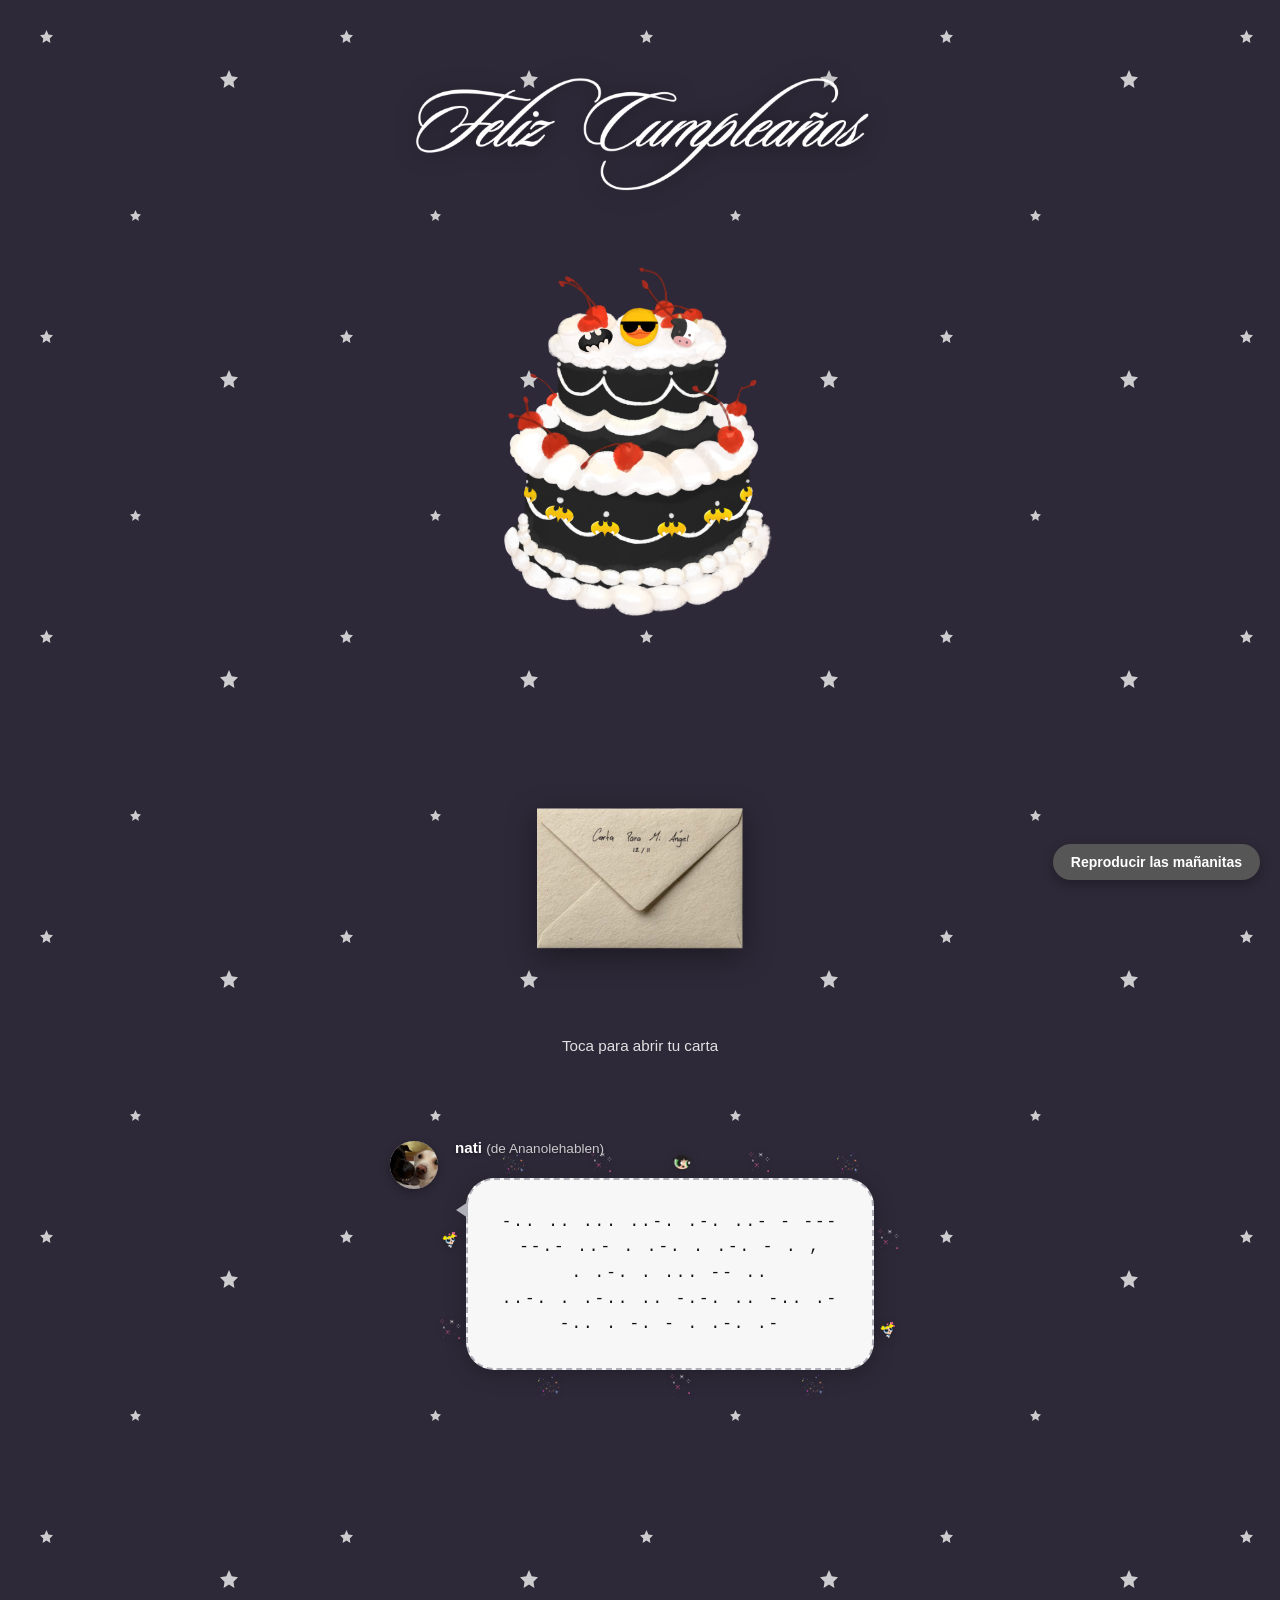
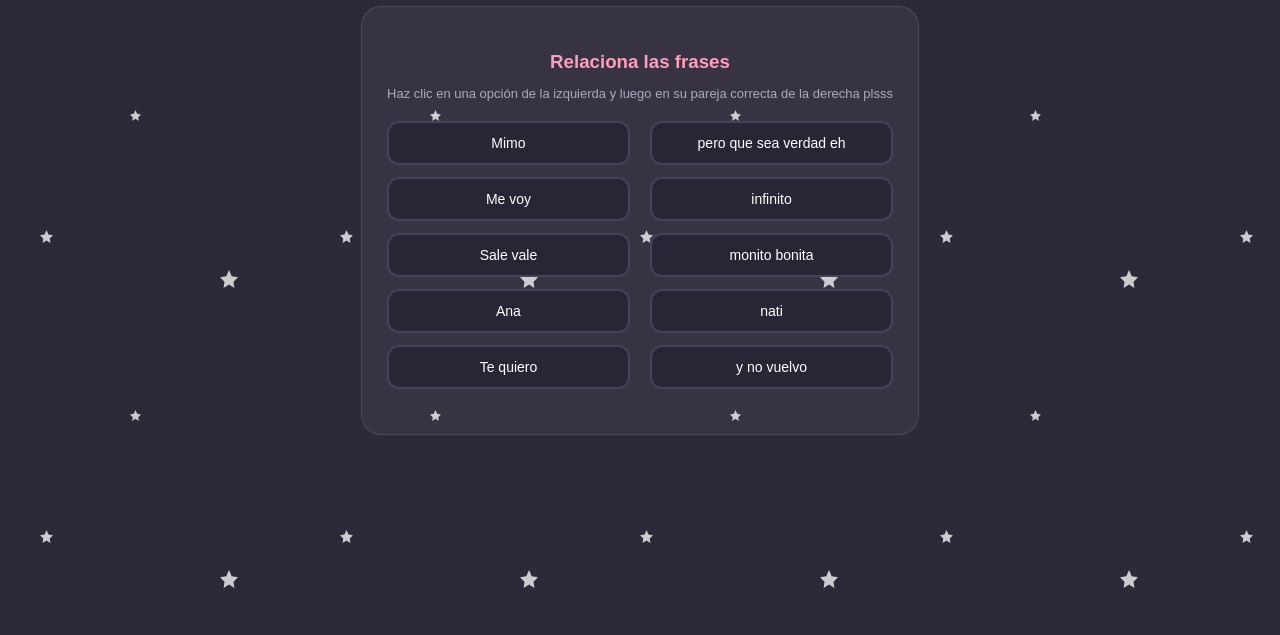
<file: pastel.html>
<!DOCTYPE html>
<html lang="es">

<head>
    <meta charset="UTF-8">
    <meta name="viewport" content="width=device-width, initial-scale=1.0">
    <title>Día de mi bonita</title>
    <link rel="stylesheet" href="style.css">

    <style>
        /* Estilo para el botón flotante de música */
        .music-control-btn {
            position: fixed;
            bottom: 20px;
            right: 20px;
            background-color: #565656;
            color: #fff;
            border: none;
            border-radius: 30px;
            padding: 10px 18px;
            font-size: 14px;
            font-weight: bold;
            cursor: pointer;
            box-shadow: 0 4px 12px rgba(0,0,0,0.3);
            z-index: 1000;
            transition: transform 0.2s;
        }
        .music-control-btn:hover {
            transform: scale(1.05);
        }
    </style>
</head>

<body class="cake-page">

    <!-- AUDIO DE FONDO CON LAS MAÑANITAS DE CEPILLÍN -->
    <audio id="background-music" autoplay loop>
        <source src="LAS_MAnANITAS_CEPILLIN.mp3" type="audio/mpeg">
        Tu navegador no soporta el elemento de audio.
    </audio>

    <!-- Botón flotante para reproducir o pausar la música -->
    <button id="music-btn" class="music-control-btn" onclick="toggleMusic()">Pausar las mañanitas</button>

    <!-- SECCIÓN DEL PASTEL -->
    <div class="cake-container">
        <!-- Texto Feliz Cumpleaños -->
        <img id="happy-birthday" class="show" src="./Feliz.PNG" alt="Feliz Cumpleaños">

        <!-- Imagen base del pastel -->
        <img src="pastel.PNG" alt="Pastel" id="cake">

        <!-- Contenedor donde irán apareciendo las 14 velas -->
        <div id="candles-wrapper"></div>
    </div>

    <!-- SOBRE INTERACTIVO DEBAJO DEL PASTEL -->
    <div class="envelope-container" onclick="openEnvelope()">
        <img id="envelope-img" src="sobrecerrado.PNG" alt="Carta Para Mi Ángel" class="envelope-img">
        <p class="envelope-hint">Toca para abrir tu carta</p>
    </div>

    <!-- SECCIÓN ESTILO THREADS CON USUARIO, TUS GIFS Y GLOBO -->
    <div class="threads-post-container">
        <!-- Foto de perfil circular utilizando perfil.PNG -->
        <img src="perfil.PNG" alt="Perfil" class="threads-profile-pic">

        <!-- Contenedor del nombre de usuario y el globo de diálogo -->
        <div class="threads-content-wrapper">
            <div class="threads-username">nati <span class="threads-handle">(de Ananolehablen)</span></div>

            <div class="threads-bubble-wrapper">
                <!-- MARCO DE GIFS RESTANTES (MÁS PEQUEÑOS Y ORDENADOS) -->
                <!-- Parte Superior -->
                <img src="estrellas.gif" class="sticker st-top-1" alt="sticker">
                <img src="brillos.gif" class="sticker st-top-2" alt="sticker">
                <img src="anaangry.gif" class="sticker st-top-3" alt="sticker">
                <img src="brillos.gif" class="sticker st-top-4" alt="sticker">
                <img src="estrellas.gif" class="sticker st-top-5" alt="sticker">

                <!-- Lado Izquierdo -->
                <img src="yoburbu.gif" class="sticker st-left-1" alt="sticker">
                <img src="brillos.gif" class="sticker st-left-2" alt="sticker">

                <!-- Lado Derecho -->
                <img src="brillos.gif" class="sticker st-right-1" alt="sticker">
                <img src="yoburbu.gif" class="sticker st-right-2" alt="sticker">

                <!-- Parte Inferior -->
                <img src="estrellas.gif" class="sticker st-bot-1" alt="sticker">
                <img src="brillos.gif" class="sticker st-bot-2" alt="sticker">
                <img src="estrellas.gif" class="sticker st-bot-3" alt="sticker">

                <!-- GLOBO DE DIÁLOGO TIPO THREADS -->
                <div class="threads-speech-bubble" onclick="this.classList.toggle('active')">
                    <div class="morse-code-text">
                        -.. .. ... ..-. .-. ..- - ---<br>
                        --.- ..- . .-. . .-. - . ,<br>
                        . .-. . ...   -- ..<br>
                        ..-. . .-.. .. -.-. .. -.. .- -..   . -. - . .-. .-
                    </div>
                    
                    <!-- Texto revelado en Arial -->
                    <div class="threads-revealed-text">
                        Disfruto quererte, eres mi felicidad entera
                    </div>
                </div>
            </div>
        </div>
    </div>

    <!-- SECCIÓN DEL JUEGO DE UNIR FRASES (DEBAJO DE TODO) -->
    <div class="matching-game-container">
        <h3>Relaciona las frases </h3>
        <p class="game-instruction">Haz clic en una opción de la izquierda y luego en su pareja correcta de la derecha plsss</p>

        <div class="game-board">
            <!-- Columna Izquierda -->
            <div class="column" id="left-column">
                <button class="game-item" data-id="1">Mimo</button>
                <button class="game-item" data-id="2">Me voy</button>
                <button class="game-item" data-id="3">Sale vale</button>
                <button class="game-item" data-id="4">Ana</button>
                <button class="game-item" data-id="5">Te quiero</button>
            </div>

            <!-- Columna Derecha -->
            <div class="column" id="right-column">
                <button class="game-item" data-id="3">pero que sea verdad eh</button>
                <button class="game-item" data-id="5">infinito</button>
                <button class="game-item" data-id="1">monito bonita</button>
                <button class="game-item" data-id="4">nati</button>
                <button class="game-item" data-id="2">y no vuelvo</button>
            </div>
        </div>

        <div id="game-message" class="game-msg"></div>

        <!-- CONTENEDOR DE LA IMAGEN ESPECIAL AL GANAR -->
        <div id="win-container" class="win-container hidden">
            <img src="yohada.PNG" alt="¡Ganaste!" class="win-image">
            <p class="win-text">whaaaat, que increíble ereees mi bonita. Te ganaste que cumpla todos los deseos que me pidas. 🥺</p>
        </div>
    </div>

    <!-- ESPACIO VACÍO AL FINAL DE LA PÁGINA -->
    <div style="height: 100px; width: 100%;"></div>

    <!-- SCRIPT EXTERNO ÚNICO -->
    <script src="script.js"></script>

    <!-- SCRIPT DE MÚSICA (MINUTO 1:17 = 77 SEGUNDOS + FADE IN) -->
    <script>
        const audio = document.getElementById("background-music");
        const musicBtn = document.getElementById("music-btn");
        
        const targetVolume = 0.6; // Volumen normal (60%)

        // Forzar el salto a 1:17 (77 segundos) justo cuando el audio esté listo
        audio.addEventListener('canplaythrough', function() {
            if (audio.currentTime < 75) {
                audio.currentTime = 77;
            }
        }, { once: true });

        // Función de entrada suave (Fade In)
        function fadeInAudio() {
            audio.currentTime = 77; // Asegurar el salto al reproducir
            audio.volume = 0;
            audio.play().then(() => {
                musicBtn.textContent = "Pausar las mañanitas";
                
                let currentVol = 0;
                const fadeInterval = setInterval(() => {
                    if (currentVol < targetVolume) {
                        currentVol += 0.05;
                        if (currentVol > targetVolume) currentVol = targetVolume;
                        audio.volume = currentVol;
                    } else {
                        clearInterval(fadeInterval);
                    }
                }, 200);
            }).catch(error => {
                console.log("El navegador requiere interacción para iniciar el audio.");
                musicBtn.textContent = "Reproducir las mañanitas";
                
                // Activar con el primer toque/clic si el navegador bloqueó el autoplay
                const enableOnInteraction = function() {
                    fadeInAudio();
                    window.removeEventListener('click', enableOnInteraction);
                    window.removeEventListener('touchstart', enableOnInteraction);
                };
                window.addEventListener('click', enableOnInteraction);
                window.addEventListener('touchstart', enableOnInteraction);
            });
        }

        function toggleMusic() {
            if (audio.paused) {
                fadeInAudio();
            } else {
                audio.pause();
                musicBtn.textContent = "Reproducir las mañanitas";
            }
        }

        document.addEventListener("DOMContentLoaded", function() {
            fadeInAudio();
        });
    </script>

</body>

</html>
</file>
<file: style.css>
@font-face {
    font-family: "SloopScript";
    src: url("./fonts/SloopScript.ttf") format("truetype");
}

@font-face {
    font-family: "Relationship";
    src: url("./fonts/Relationship.ttf") format("truetype");
}

/* ==========================================
   ESTILOS BASE (PÁGINA INICIAL)
   ========================================== */

body {
    margin: 0;
    background-color: #850411;
    height: 100vh;
    transition: background-color 2s ease;
    display: flex;
    justify-content: center;
    align-items: center;
}

body.dark {
    background-color: #111111;
}

h1 {
    margin: 0;
    opacity: 1;
    transition: opacity 1s ease;
    font-family: "Relationship", sans-serif;
    color: white;
    padding: 0 15px;
}

h1.hidden {
    opacity: 0;
}

#candle, #wish, #continue, #sure, #yes {
    position: absolute;
    color: white;
    opacity: 0;
    transition: opacity 1s ease;
}

#candle { width: 200px; pointer-events: none; }
#wish { top: calc(50% + 100px); left: 50%; transform: translateX(-50%); margin: 0; visibility: hidden; pointer-events: none; z-index: 10; }
#continue { margin-top: 340px; pointer-events: none; cursor: pointer; }
#sure { margin: 0; visibility: hidden; pointer-events: none; }
#yes { margin-top: 120px; visibility: hidden; pointer-events: none; cursor: pointer; }

body.candle-visible #candle,
body.candle-visible #wish,
body.candle-visible #continue { opacity: 1; pointer-events: auto; visibility: visible; }

body.candle-clicked #yes,
body.candle-clicked #sure { opacity: 1; visibility: visible; pointer-events: auto; }
body.candle-clicked #candle,
body.candle-clicked #wish,
body.candle-clicked #continue { opacity: 0; pointer-events: none; }

/* ==========================================
   PÁGINA DEL PASTEL (FONDO Y ESTRUCTURA)
   ========================================== */

body.cake-page {
    background-color: #2e2938 !important;
    background-image: url('data:image/svg+xml;utf8,<svg xmlns="http://www.w3.org/2000/svg" width="300" height="300" viewBox="0 0 300 300"><g fill="%23e8e8e8" opacity="0.85"><path transform="translate(40, 30) scale(0.65)" d="M10,0 L13,7 L20,8 L15,13 L16,20 L10,16 L4,20 L5,13 L0,8 L7,7 Z"/><path transform="translate(220, 70) scale(0.9)" d="M10,0 L13,7 L20,8 L15,13 L16,20 L10,16 L4,20 L5,13 L0,8 L7,7 Z"/><path transform="translate(130, 210) scale(0.55)" d="M10,0 L13,7 L20,8 L15,13 L16,20 L10,16 L4,20 L5,13 L0,8 L7,7 Z"/></g></svg>') !important;
    background-repeat: repeat !important;
    display: flex !important;
    flex-direction: column !important;
    justify-content: center !important;
    align-items: center !important;
    min-height: 100vh;
    height: auto !important;
    overflow-y: auto !important;
    margin: 0;
    padding: 30px 0 60px 0;
    box-sizing: border-box;
}

#happy-birthday {
    position: absolute !important;
    top: -130px !important; /* Ajusta esta distancia si necesitas subirla un poco más al crecer */
    left: 50% !important;
    transform: translateX(-50%) !important;
    width: 510px !important;  /* <--- Aquí la hacemos más grande (puedes probar 450px si la quieres aún mayor) */
    height: auto !important;
    display: block !important;
    border: none !important;
    background: transparent !important;
    margin: 0 !important;
    opacity: 1 !important;
    visibility: visible !important;
    z-index: 999 !important;
    filter: drop-shadow(0px 2px 10px rgba(0, 0, 0, 0.5));
}

#happy-birthday.show {
    opacity: 1 !important;
    visibility: visible !important;
}

.cake-container {
    position: relative;
    width: 420px;
    display: flex;
    flex-direction: column;
    align-items: center;
    margin-top: 150px !important;
}

#cake {
    width: 100%;
    height: auto;
    opacity: 0;
    transition: opacity 2s ease;
    position: relative;
    z-index: 2;
}

#cake.show {
    opacity: 1;
}

/* VELAS */
#candles-wrapper {
    position: absolute;
    top: 0;
    left: 0;
    width: 100%;
    height: 100%;
    pointer-events: none;
}

.candle-item {
    position: absolute;
    top: 0;
    left: 0;
    width: 100%;
    height: auto;
    opacity: 0;
    transition: opacity 2s ease;
}

.candle-item.show {
    opacity: 1;
}

.candle-3, .candle-4 { z-index: 1; }
.candle-13, .candle-14 { z-index: 3; }
.candle-2, .candle-5 { z-index: 4; }
.candle-1, .candle-6, .candle-7, .candle-8, .candle-9, .candle-10, .candle-11, .candle-12 { z-index: 3; }

/* SOBRE INTERACTIVO */
.envelope-container {
    margin-top: -60px !important;
    margin-bottom: 40px !important;
    display: flex;
    flex-direction: column;
    align-items: center;
    cursor: pointer;
    z-index: 100;
    position: relative;
    transition: transform 0.3s ease;
}

.envelope-container:hover {
    transform: scale(1.05);
}

.envelope-img {
    width: 260px !important;
    height: auto;
    filter: drop-shadow(0px 8px 15px rgba(0, 0, 0, 0.4));
    transition: opacity 0.3s ease, transform 0.4s ease;
}

.envelope-container.opening .envelope-img {
    transform: scale(1.1);
}

.envelope-hint {
    margin-top: 10px;
    color: #ffffff;
    font-family: sans-serif;
    font-size: 0.95rem;
    opacity: 0.85;
}

/* ==========================================
   SECCIÓN IMAGEN MORSE DEBAJO DE LA CARTA
   ========================================== */

.morse-image-container {
    display: flex;
    justify-content: center;
    align-items: center;
    width: 100%;
    margin-top: 20px !important;
    margin-bottom: 50px !important;
    z-index: 100;
    position: relative;
}

.morse-card {
    display: flex;
    flex-direction: column;
    align-items: center;
    max-width: 480px;
    width: 90%;
    cursor: pointer;
    transition: transform 0.3s ease;
}

.morse-card:hover {
    transform: scale(1.02);
}

.morse-img {
    width: 100%;
    height: auto;
    display: block;
    border-radius: 20px;
    filter: drop-shadow(0px 8px 16px rgba(0, 0, 0, 0.3));
}

/* TEXTO REVELABLE CON FUENTE ELEGANTE */
.morse-revealed-text {
    opacity: 0;
    max-height: 0;
    overflow: hidden;
    color: #ffffff;
    font-family: "Sloop ScriptThree" !important;
    font-size: 38px;
    text-align: center;
    transition: all 0.5s ease-in-out;
    text-shadow: 0px 2px 10px rgba(0, 0, 0, 0.6);
    pointer-events: none;
}

.morse-card:hover .morse-revealed-text {
    opacity: 1;
    max-height: 100px;
    margin-top: 15px;
}

/* ==========================================
   ESTILOS THREADS CON GIFS Y BORDE PUNTEADO
   ========================================== */

.threads-post-container {
    display: flex;
    align-items: flex-start;
    justify-content: center;
    gap: 12px;
    max-width: 500px;
    width: 90%;
    margin-top: 30px !important;
    margin-bottom: 180px !important;
    z-index: 100;
    position: relative;
}

.threads-profile-pic {
    width: 48px;
    height: 48px;
    border-radius: 50%;
    object-fit: cover;
    flex-shrink: 0;
    box-shadow: 0 3px 10px rgba(0, 0, 0, 0.3);
    margin-top: 2px;
}

.threads-content-wrapper {
    display: flex;
    flex-direction: column;
    flex-grow: 1;
}

.threads-username {
    font-family: -apple-system, BlinkMacSystemFont, "Segoe UI", Roboto, Helvetica, Arial, sans-serif;
    font-size: 0.95rem;
    font-weight: 600;
    color: #ffffff;
    margin-bottom: 6px;
    margin-left: 5px;
    text-shadow: 0px 1px 4px rgba(0, 0, 0, 0.5);
}

.threads-handle {
    font-weight: 400;
    opacity: 0.75;
    font-size: 0.85rem;
}

.threads-bubble-wrapper {
    position: relative;
    width: 100%;
    padding: 16px;
    box-sizing: border-box;
}

.threads-speech-bubble {
    background-color: #f7f7f8;
    border: 2px dashed #b0b0b8;
    border-radius: 28px;
    padding: 30px 20px;
    position: relative;
    box-shadow: 0 4px 20px rgba(0, 0, 0, 0.25);
    text-align: center;
    cursor: pointer;
    transition: transform 0.2s ease;
    z-index: 2;
}

.threads-speech-bubble:hover {
    transform: scale(1.01);
}

.threads-speech-bubble::before {
    content: '';
    position: absolute;
    left: -12px;
    top: 22px;
    width: 0;
    height: 0;
    border-top: 8px solid transparent;
    border-bottom: 8px solid transparent;
    border-right: 12px solid #b0b0b8;
}

.sticker {
    position: absolute;
    width: 22px;
    height: 22px;
    object-fit: contain;
    z-index: 10;
    pointer-events: none;
    filter: drop-shadow(0px 2px 4px rgba(0, 0, 0, 0.25));
    animation: stickerFloat 3s infinite ease-in-out alternate;
}

@keyframes stickerFloat {
    0% { transform: translateY(0px) scale(1); }
    100% { transform: translateY(-4px) scale(1.08); }
}

.st-top-1 { top: -10px; left: 12%; animation-delay: 0s; }
.st-top-2 { top: -10px; left: 32%; animation-delay: 0.3s; }
.st-top-3 { top: -12px; left: 50%; animation-delay: 0.6s; width: 26px; height: 26px; }
.st-top-4 { top: -10px; left: 68%; animation-delay: 0.9s; }
.st-top-5 { top: -10px; left: 88%; animation-delay: 1.2s; }

.st-left-1 { top: 30%; left: -10px; animation-delay: 0.2s; }
.st-left-2 { top: 70%; left: -10px; animation-delay: 0.7s; }

.st-right-1 { top: 30%; right: -10px; animation-delay: 0.4s; }
.st-right-2 { top: 70%; right: -10px; animation-delay: 0.8s; }

.st-bot-1 { bottom: -10px; left: 20%; animation-delay: 0.1s; }
.st-bot-2 { bottom: -10px; left: 50%; animation-delay: 0.5s; }
.st-bot-3 { bottom: -10px; left: 80%; animation-delay: 0.9s; }

.morse-code-text {
    font-family: monospace;
    font-size: 1rem;
    letter-spacing: 2px;
    color: #111;
    line-height: 1.6;
    transition: opacity 0.4s ease;
}

.threads-revealed-text {
    font-size: 1.0rem;
    font-weight: 500;
    color: #808080;
    opacity: 0;
    max-height: 0;
    overflow: hidden;
    transition: all 0.5s cubic-bezier(0.4, 0, 0.2, 1);
    line-height: 1.5;
    font-family: Arial, sans-serif;
}

.threads-speech-bubble:hover .morse-code-text,
.threads-speech-bubble.active .morse-code-text {
    opacity: 0.25;
}

.threads-speech-bubble:hover .threads-revealed-text,
.threads-speech-bubble.active .threads-revealed-text {
    opacity: 1;
    max-height: 100px;
    margin-top: 12px;
}

/* ==========================================
   ESTILOS PARA EL LIBRO DE IMÁGENES (CARTA)
   ========================================== */

.letter-page {
    background-color: #1e1b26;
    min-height: 100vh;
    display: flex;
    flex-direction: column;
    justify-content: center;
    align-items: center;
    margin: 0;
    padding: 20px;
    box-sizing: border-box;
}

.back-btn {
    position: absolute;
    top: 20px;
    left: 20px;
    color: #ffffff;
    text-decoration: none;
    font-size: 14px;
    background: rgba(255, 255, 255, 0.1);
    padding: 8px 14px;
    border-radius: 20px;
    border: 1px solid rgba(255, 255, 255, 0.2);
    transition: background 0.3s ease;
    z-index: 100;
}

.back-btn:hover {
    background: rgba(255, 255, 255, 0.25);
}

.book-section {
    display: flex;
    justify-content: center;
    align-items: center;
    width: 100%;
    margin-top: 30px;
}

.flip-book {
    box-shadow: 0 15px 40px rgba(0, 0, 0, 0.6);
    border-radius: 6px;
}

.page {
    background-color: #ffffff;
    overflow: hidden;
}

.page-img {
    width: 100%;
    height: 100%;
    object-fit: contain;
    display: block;
}

/* ==========================================
   ESTILOS DEL JUEGO DE UNIR
   ========================================== */
.matching-game-container {
    background: rgba(255, 255, 255, 0.05);
    border: 1px solid rgba(255, 255, 255, 0.1);
    border-radius: 20px;
    padding: 25px;
    max-width: 600px;
    margin: 40px auto;
    text-align: center;
    font-family: 'Arial', sans-serif;
    color: #fff;
}

.matching-game-container h3 {
    color: #ff9ebb;
    margin-bottom: 8px;
}

.game-instruction {
    font-size: 13px;
    color: #b0a8c0;
    margin-bottom: 20px;
}

.game-board {
    display: flex;
    justify-content: space-between;
    gap: 20px;
}

.column {
    display: flex;
    flex-direction: column;
    gap: 12px;
    width: 48%;
}

.game-item {
    background-color: #2a2535;
    border: 2px solid #4a3f5c;
    color: #fff;
    padding: 12px 15px;
    border-radius: 12px;
    cursor: pointer;
    font-size: 14px;
    transition: all 0.2s ease;
    text-align: center;
}

.game-item:hover {
    border-color: #ff9ebb;
    background-color: #352e45;
}

.game-item.selected {
    border-color: #ff9ebb;
    background-color: #523a4b;
    transform: scale(1.02);
}

.game-item.matched {
    background-color: #2e4d3c;
    border-color: #52b788;
    color: #a3e4d7;
    cursor: default;
    opacity: 0.8;
}

.game-msg {
    margin-top: 20px;
    font-weight: bold;
    font-size: 15px;
    color: #ffb3c6;
}

/* ==========================================
   ESTILOS PARA LA IMAGEN Y MENSAJE DE VICTORIA
   ========================================== */
.win-container {
    margin-top: 25px;
    display: flex;
    flex-direction: column;
    align-items: center;
    gap: 15px;
}

.win-container.hidden {
    display: none;
}

.win-image {
    width: 180px;
    height: auto;
    object-fit: contain; /* <-- Cambiado de object-init a object-fit */
    animation: bounceGrow 0.8s cubic-bezier(0.175, 0.885, 0.32, 1.275) forwards;
    filter: drop-shadow(0 4px 12px rgba(255, 153, 187, 0.5));
}

.win-text {
    color: #ffb3c6;
    font-size: 16px;
    font-weight: bold;
    text-align: center;
    line-height: 1.4;
    animation: fadeInText 0.8s ease-in-out forwards;
}

.game-board.hidden {
    display: none !important;
}

@keyframes bounceGrow {
    0% {
        transform: scale(0);
        opacity: 0;
    }
    60% {
        transform: scale(1.15);
        opacity: 1;
    }
    100% {
        transform: scale(1);
        opacity: 1;
    }
}
</file>
